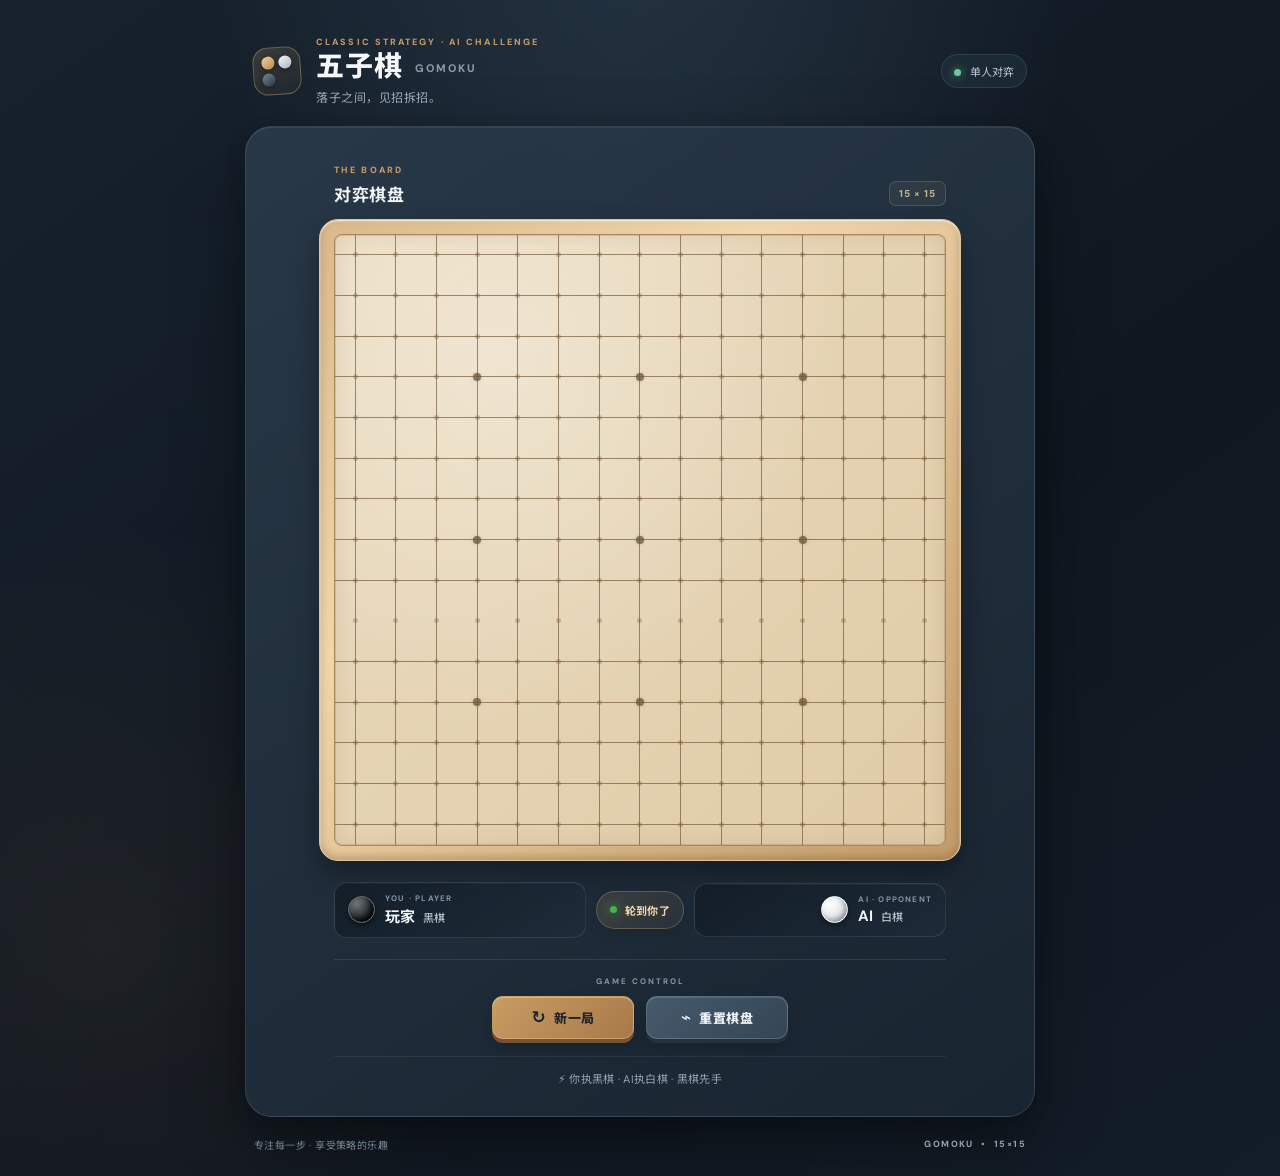
<file: index.html>
<!DOCTYPE html>
<html lang="zh-CN">
<head>
    <meta charset="UTF-8">
    <meta name="viewport" content="width=device-width, initial-scale=1.0, viewport-fit=cover">
    <meta name="theme-color" content="#111923">
    <meta name="description" content="与 AI 对弈的五子棋游戏">
    <title>五子棋 · 与 AI 对弈</title>
    <link rel="preconnect" href="https://fonts.googleapis.com">
    <link rel="preconnect" href="https://fonts.gstatic.com" crossorigin>
    <link href="https://fonts.googleapis.com/css2?family=DM+Sans:wght@400;500;600;700;800&family=Noto+Sans+SC:wght@400;500;600;700;800&display=swap" rel="stylesheet">
    <link rel="stylesheet" href="style.css">
</head>
<body>
    <main class="app-shell">
        <header class="page-header">
            <div class="brand-mark" aria-hidden="true"><span></span><span></span><span></span></div>
            <div class="brand-copy">
                <p class="eyebrow">CLASSIC STRATEGY · AI CHALLENGE</p>
                <h1>五子棋 <span>GOMOKU</span></h1>
                <p class="subtitle">落子之间，见招拆招。</p>
            </div>
            <div class="header-chip"><span class="live-dot"></span> 单人对弈</div>
        </header>

        <section class="game-container" aria-label="五子棋游戏">
            <div class="board-wrapper">
                <div class="board-heading">
                    <div>
                        <span class="section-kicker">THE BOARD</span>
                        <h2>对弈棋盘</h2>
                    </div>
                    <span class="board-size">15 × 15</span>
                </div>

                <div class="board-frame">
                    <div class="board" id="goban" aria-label="15乘15五子棋棋盘"></div>
                </div>

                <div class="control-panel">
                    <div class="player-card">
                        <div class="indicator black-piece" aria-hidden="true"></div>
                        <div class="label">
                            <span>YOU · PLAYER</span>
                            <span>玩家 <small>黑棋</small></span>
                        </div>
                    </div>

                    <div class="turn-status" id="turnStatus" aria-live="polite">
                        <span class="dot"></span> 轮到你了
                    </div>

                    <div class="player-card ai-card">
                        <div class="indicator white-piece" aria-hidden="true"></div>
                        <div class="label">
                            <span>AI · OPPONENT</span>
                            <span>AI <small>白棋</small></span>
                        </div>
                    </div>
                </div>

                <div class="action-area">
                    <div class="action-caption">GAME CONTROL</div>
                    <div class="action-buttons">
                        <button class="btn" id="newGame" type="button">
                            <span class="button-icon" aria-hidden="true">↻</span> 新一局
                        </button>
                        <button class="btn reset" id="resetGame" type="button">
                            <span class="button-icon" aria-hidden="true">⌁</span> 重置棋盘
                        </button>
                    </div>
                </div>

                <div class="hint-note" id="hintNote">
                    <span class="hint-icon" aria-hidden="true">✦</span>
                    你执黑棋 · AI 执白棋 · 黑棋先手
                </div>
            </div>
        </section>

        <footer class="page-footer">
            <span>专注每一步 · 享受策略的乐趣</span>
            <span class="footer-mark">GOMOKU <i>•</i> 15×15</span>
        </footer>
    </main>
    <script src="script.js"></script>
</body>
</html>
</file>
<file: style.css>
/* =========================================================
   GOMOKU — responsive visual layer
   仅负责界面与布局；不依赖或修改游戏逻辑。
   ========================================================= */
:root {
    color-scheme: dark;
    --page: #101720;
    --panel: #1b2632;
    --panel-soft: #202e3b;
    --line: rgba(190, 211, 226, .12);
    --text: #edf3f7;
    --muted: #91a2b1;
    --accent: #e5b875;
    --accent-strong: #f0c98d;
    --board-size: min( min(68vw, 68vh), 620px );
    font-family: "DM Sans", "Noto Sans SC", system-ui, sans-serif;
}

* {
    box-sizing: border-box;
    margin: 0;
    padding: 0;
    -webkit-tap-highlight-color: transparent;
}

html { min-width: 320px; min-height: 100%; background: var(--page); }

body {
    min-height: 100vh;
    min-height: 100svh;
    padding: clamp(18px, 4vh, 42px) 20px 24px;
    display: flex;
    justify-content: center;
    align-items: center;
    color: var(--text);
    background:
        radial-gradient(ellipse at 50% -15%, rgba(74, 104, 127, .30), transparent 48%),
        radial-gradient(circle at 8% 80%, rgba(181, 133, 75, .08), transparent 28%),
        linear-gradient(145deg, #17222e 0%, #101720 58%, #131d28 100%);
    overflow-x: hidden;
}

button { font: inherit; }

.app-shell {
    width: min(100%, 790px);
    display: flex;
    flex-direction: column;
    gap: 20px;
}

.page-header {
    display: flex;
    align-items: center;
    gap: 15px;
    padding: 0 8px;
    position: relative;
}

.brand-mark {
    width: 48px;
    height: 48px;
    flex: 0 0 48px;
    display: grid;
    grid-template-columns: repeat(2, 1fr);
    grid-template-rows: repeat(2, 1fr);
    gap: 4px;
    padding: 8px;
    border: 1px solid rgba(229, 184, 117, .36);
    border-radius: 15px;
    background: linear-gradient(145deg, rgba(229,184,117,.17), rgba(229,184,117,.04));
    transform: rotate(-4deg);
}
.brand-mark span {
    border-radius: 50%;
    background: linear-gradient(145deg, #f2d39f, #b9854e);
    box-shadow: 0 2px 5px #0005;
}
.brand-mark span:nth-child(2) { background: linear-gradient(145deg, #f6f7f7, #aab6c0); }
.brand-mark span:nth-child(3) { background: linear-gradient(145deg, #788797, #263442); }

.brand-copy { min-width: 0; }
.eyebrow, .section-kicker, .action-caption {
    color: #c59b64;
    font-size: 9px;
    font-weight: 800;
    letter-spacing: 2.1px;
}
.brand-copy h1 {
    margin-top: 2px;
    color: #f5f7f9;
    font-size: clamp(22px, 3vw, 28px);
    line-height: 1.2;
    font-weight: 800;
    letter-spacing: 1px;
}
.brand-copy h1 span {
    margin-left: 5px;
    color: #8c9ba8;
    font-size: 11px;
    letter-spacing: 2px;
    vertical-align: 4px;
}
.subtitle { margin-top: 4px; color: #9cabb8; font-size: 12px; letter-spacing: .5px; }

.header-chip {
    margin-left: auto;
    padding: 8px 12px;
    border: 1px solid rgba(132, 164, 178, .18);
    border-radius: 30px;
    background: rgba(31, 46, 59, .72);
    color: #bdcbd5;
    font-size: 11px;
    white-space: nowrap;
}
.live-dot {
    display: inline-block;
    width: 7px;
    height: 7px;
    margin-right: 6px;
    border-radius: 50%;
    background: #69c99a;
    box-shadow: 0 0 10px rgba(105, 201, 154, .7);
}

.game-container {
    width: 100%;
    padding: clamp(18px, 3vw, 30px);
    border: 1px solid rgba(180, 203, 218, .15);
    border-radius: 27px;
    background:
        linear-gradient(145deg, rgba(41, 57, 72, .98), rgba(25, 37, 49, .98));
    box-shadow:
        0 28px 70px rgba(0, 0, 0, .38),
        0 5px 18px rgba(0, 0, 0, .18),
        inset 0 1px 0 rgba(255, 255, 255, .07);
}

.board-wrapper {
    width: 100%;
    display: flex;
    flex-direction: column;
    align-items: center;
}

.board-heading {
    width: min(100%, var(--board-size));
    display: flex;
    align-items: end;
    justify-content: space-between;
    margin-bottom: 13px;
}
.board-heading h2 {
    margin-top: 3px;
    color: #f0f4f7;
    font-size: 17px;
    font-weight: 700;
    letter-spacing: .5px;
}
.board-size {
    padding: 5px 9px;
    border: 1px solid rgba(210, 190, 157, .2);
    border-radius: 7px;
    color: #c9b18f;
    background: rgba(201, 177, 143, .07);
    font-size: 10px;
    font-weight: 700;
    letter-spacing: 1px;
}

.board-frame {
    padding: clamp(8px, 1.6vw, 14px);
    border: 1px solid #e1c49a;
    border-radius: 19px;
    background: linear-gradient(135deg, #d9b98b 0%, #f0d6ac 35%, #c39a68 100%);
    box-shadow:
        0 13px 28px rgba(0, 0, 0, .32),
        inset 0 1px 2px rgba(255, 255, 255, .8),
        inset 0 -3px 8px rgba(88, 57, 27, .3);
}

.board {
    --board-bg: #e8d8b9;
    display: grid;
    grid-template-columns: repeat(15, minmax(0, 1fr));
    grid-template-rows: repeat(15, minmax(0, 1fr));
    width: var(--board-size);
    height: var(--board-size);
    max-width: 100%;
    aspect-ratio: 1;
    position: relative;
    overflow: hidden;
    border: 1px solid #aa875a;
    border-radius: 8px;
    background:
        radial-gradient(ellipse at 27% 20%, rgba(255,255,255,.35), transparent 55%),
        linear-gradient(135deg, #eadbbf, #dfcba6);
    box-shadow: inset 0 0 0 1px rgba(119, 84, 43, .18), inset 0 0 20px rgba(115, 81, 43, .13);
    touch-action: manipulation;
}

.cell {
    display: flex;
    justify-content: center;
    align-items: center;
    position: relative;
    min-width: 0;
    min-height: 0;
    cursor: pointer;
    outline: none;
}
.cell::before {
    content: "";
    z-index: 0;
    width: clamp(3px, .75vw, 5px);
    height: clamp(3px, .75vw, 5px);
    border-radius: 50%;
    background: #725638;
    opacity: .32;
}
.cell::after {
    content: "";
    position: absolute;
    inset: 0;
    pointer-events: none;
    background:
        linear-gradient(to right, transparent calc(50% - .5px), rgba(111, 84, 51, .66) calc(50% - .5px), rgba(111, 84, 51, .66) calc(50% + .5px), transparent calc(50% + .5px)),
        linear-gradient(to bottom, transparent calc(50% - .5px), rgba(111, 84, 51, .66) calc(50% - .5px), rgba(111, 84, 51, .66) calc(50% + .5px), transparent calc(50% + .5px));
}
.cell.star::before {
    width: clamp(5px, 1.1vw, 8px);
    height: clamp(5px, 1.1vw, 8px);
    background: #59432a;
    opacity: .68;
    box-shadow: 0 0 3px rgba(48, 33, 17, .3);
}

.piece {
    display: block;
    position: relative;
    z-index: 2;
    width: 82%;
    height: 82%;
    border-radius: 50%;
    pointer-events: none;
    transition: transform .12s ease;
    box-shadow: 0 2px 5px rgba(0,0,0,.42);
}
.piece.black {
    border: 1px solid #51545a;
    background: radial-gradient(circle at 32% 27%, #686d73 0%, #292d32 42%, #080a0c 100%);
    box-shadow: inset -2px -3px 5px #000, inset 2px 2px 5px rgba(255,255,255,.25), 0 2px 5px #0008;
}
.piece.white {
    border: 1px solid #fff;
    background: radial-gradient(circle at 32% 27%, #fff 0%, #f0f1ef 43%, #b6bdc2 100%);
    box-shadow: inset -2px -3px 5px #92999e, inset 2px 2px 5px #fff, 0 2px 5px #0006;
}
.cell.last-move .piece::after {
    content: "";
    position: absolute;
    left: 40%;
    top: 40%;
    width: 20%;
    height: 20%;
    border-radius: 50%;
    background: #e45d52;
    box-shadow: 0 0 5px rgba(228, 93, 82, .65);
}
.cell:focus-visible { outline: 2px solid #4f9cdb; outline-offset: -2px; z-index: 3; }

.control-panel {
    width: min(100%, var(--board-size));
    display: grid;
    grid-template-columns: 1fr auto 1fr;
    align-items: center;
    gap: 10px;
    margin-top: 21px;
}
.player-card {
    min-width: 0;
    display: flex;
    align-items: center;
    gap: 10px;
    padding: 10px 13px;
    border: 1px solid rgba(164, 188, 203, .16);
    border-radius: 13px;
    background: linear-gradient(145deg, rgba(16, 26, 36, .78), rgba(30, 44, 57, .72));
    box-shadow: inset 0 1px 0 rgba(255,255,255,.035);
    color: #e9f0f4;
}
.ai-card { justify-content: flex-end; }
.player-card .indicator {
    width: 27px;
    height: 27px;
    flex: 0 0 27px;
    border-radius: 50%;
}
.player-card .indicator.black-piece {
    border: 1px solid #6a7077;
    background: radial-gradient(circle at 32% 27%, #73777d, #24282d 58%, #080a0c);
    box-shadow: inset -2px -2px 5px #000, inset 2px 2px 5px #7778, 0 2px 5px #0008;
}
.player-card .indicator.white-piece {
    border: 1px solid #fff;
    background: radial-gradient(circle at 32% 27%, #fff, #e1e5e7 60%, #aab2b8);
    box-shadow: inset -2px -2px 5px #8b9297, inset 2px 2px 5px #fff, 0 2px 5px #0007;
}
.player-card .label { min-width: 0; display: flex; flex-direction: column; gap: 2px; }
.player-card .label span:first-child {
    color: #8193a2;
    font-size: 8px;
    font-weight: 800;
    letter-spacing: 1.2px;
    white-space: nowrap;
}
.player-card .label span:last-child {
    color: #f0f4f6;
    font-size: 15px;
    font-weight: 700;
    white-space: nowrap;
}
.player-card .label small { margin-left: 4px; color: #b6c1c9; font-size: 11px; font-weight: 500; }

.turn-status {
    min-height: 38px;
    display: flex;
    justify-content: center;
    align-items: center;
    gap: 8px;
    padding: 8px 13px;
    border: 1px solid rgba(229, 184, 117, .27);
    border-radius: 30px;
    background: linear-gradient(135deg, rgba(229,184,117,.15), rgba(229,184,117,.06));
    color: #f1d5a9;
    box-shadow: 0 4px 14px rgba(0,0,0,.12);
    font-size: 11px;
    font-weight: 700;
    letter-spacing: .2px;
    white-space: nowrap;
}
.turn-status .dot {
    width: 7px;
    height: 7px;
    flex: 0 0 7px;
    border-radius: 50%;
    background: #74d4a0;
    box-shadow: 0 0 9px rgba(116,212,160,.8);
}

.action-area {
    width: min(100%, var(--board-size));
    margin-top: 21px;
    padding-top: 16px;
    border-top: 1px solid var(--line);
}
.action-caption { margin-bottom: 10px; text-align: center; font-size: 8px; letter-spacing: 2px; color: #8194a3; }
.action-buttons { display: flex; justify-content: center; align-items: center; gap: 12px; }
.btn {
    min-width: 142px;
    min-height: 43px;
    display: inline-flex;
    align-items: center;
    justify-content: center;
    gap: 8px;
    padding: 10px 20px;
    border: 1px solid rgba(231, 193, 137, .42);
    border-radius: 11px;
    background: linear-gradient(135deg, #c99c63, #a87948);
    color: #1c2630;
    box-shadow: 0 4px 0 #765333, 0 8px 16px rgba(0,0,0,.2), inset 0 1px 0 rgba(255,255,255,.3);
    cursor: pointer;
    font-size: 13px;
    font-weight: 800;
    letter-spacing: .5px;
    transition: transform .12s ease, box-shadow .12s ease, filter .12s ease;
}
.btn .button-icon { font-size: 17px; line-height: 1; }
.btn.reset {
    border-color: rgba(157, 178, 195, .28);
    background: linear-gradient(135deg, #465a6b, #344655);
    color: #eaf0f4;
    box-shadow: 0 4px 0 #24323e, 0 8px 16px rgba(0,0,0,.18), inset 0 1px 0 rgba(255,255,255,.12);
}
.btn:hover { filter: brightness(1.08); transform: translateY(-1px); }
.btn:active { transform: translateY(3px); box-shadow: 0 1px 0 #765333, 0 4px 9px rgba(0,0,0,.2); }
.btn.reset:active { box-shadow: 0 1px 0 #24323e, 0 4px 9px rgba(0,0,0,.2); }
.btn:focus-visible { outline: 3px solid rgba(229,184,117,.55); outline-offset: 3px; }
.btn:disabled { opacity: .55; cursor: not-allowed; filter: grayscale(.25); transform: none; }

.hint-note {
    width: min(100%, var(--board-size));
    display: flex;
    align-items: center;
    justify-content: center;
    gap: 8px;
    margin-top: 17px;
    padding-top: 13px;
    border-top: 1px solid rgba(190, 211, 226, .08);
    color: #93a5b3;
    font-size: 11px;
    letter-spacing: .3px;
    text-align: center;
}
.hint-icon { color: #d7ad75; font-size: 13px; }
.page-footer {
    display: flex;
    justify-content: space-between;
    align-items: center;
    padding: 0 9px;
    color: #738594;
    font-size: 10px;
    letter-spacing: .4px;
}
.footer-mark { color: #91a0ac; font-size: 9px; font-weight: 800; letter-spacing: 1.4px; }
.footer-mark i { padding: 0 4px; color: #c59b64; font-style: normal; }

/* 平板与窄屏 */
@media (max-width: 700px) {
    :root { --board-size: min(calc(100vw - 76px), 58vh, 560px); }
    body { align-items: flex-start; padding: max(16px, env(safe-area-inset-top)) 12px max(18px, env(safe-area-inset-bottom)); }
    .app-shell { width: min(100%, 600px); gap: 14px; }
    .page-header { gap: 11px; padding: 0 3px; }
    .brand-mark { width: 42px; height: 42px; flex-basis: 42px; border-radius: 13px; padding: 7px; }
    .game-container { padding: 17px 12px 15px; border-radius: 22px; }
    .board-heading { margin-bottom: 10px; }
    .board-frame { border-radius: 14px; }
    .control-panel { gap: 6px; margin-top: 15px; }
    .player-card { gap: 7px; padding: 8px 7px; border-radius: 10px; }
    .player-card .indicator { width: 21px; height: 21px; flex-basis: 21px; }
    .player-card .label span:first-child { font-size: 7px; letter-spacing: .7px; }
    .player-card .label span:last-child { font-size: 13px; }
    .player-card .label small { font-size: 10px; }
    .turn-status { min-height: 34px; gap: 5px; padding: 7px 8px; font-size: 10px; }
    .action-area { margin-top: 16px; padding-top: 13px; }
    .btn { min-width: 0; min-height: 41px; padding: 9px 17px; }
    .hint-note { margin-top: 13px; padding-top: 11px; font-size: 10px; }
}

@media (max-width: 390px) {
    :root { --board-size: min(calc(100vw - 58px), 54vh, 560px); }
    body { padding-left: 8px; padding-right: 8px; }
    .game-container { padding: 14px 8px 13px; }
    .header-chip { padding: 7px 9px; font-size: 10px; }
    .brand-copy h1 { font-size: 21px; }
    .brand-copy h1 span { font-size: 9px; }
    .control-panel { grid-template-columns: 1fr auto 1fr; gap: 4px; }
    .player-card { padding: 7px 5px; gap: 5px; }
    .player-card .indicator { width: 18px; height: 18px; flex-basis: 18px; }
    .player-card .label span:first-child { font-size: 6px; letter-spacing: .3px; }
    .player-card .label span:last-child { font-size: 12px; }
    .turn-status { padding: 6px 6px; font-size: 9px; }
    .turn-status .dot { width: 6px; height: 6px; flex-basis: 6px; }
    .btn { flex: 1; padding: 9px 8px; font-size: 12px; }
    .action-buttons { gap: 9px; }
    .page-footer { font-size: 9px; }
}

@media (max-height: 720px) and (min-width: 701px) {
    body { align-items: flex-start; padding-top: 18px; }
    :root { --board-size: min( min(62vw, 62vh), 540px ); }
    .app-shell { gap: 13px; }
    .game-container { padding-top: 19px; padding-bottom: 17px; }
    .control-panel { margin-top: 14px; }
    .action-area { margin-top: 13px; padding-top: 11px; }
    .hint-note { margin-top: 10px; padding-top: 9px; }
}

@media (max-width: 700px) and (orientation: landscape) {
    :root { --board-size: min(58vh, calc(100vw - 300px), 440px); }
    body { align-items: flex-start; }
    .app-shell { width: min(100%, 900px); }
    .page-header { padding-left: 4px; }
    .game-container { padding: 12px 16px; }
    .board-heading { margin-bottom: 7px; }
    .control-panel { margin-top: 10px; }
    .action-area { margin-top: 10px; padding-top: 9px; }
    .hint-note { margin-top: 8px; padding-top: 7px; }
}

@media (prefers-reduced-motion: reduce) {
    *, *::before, *::after { scroll-behavior: auto !important; transition-duration: .01ms !important; animation-duration: .01ms !important; }
}
</file>
